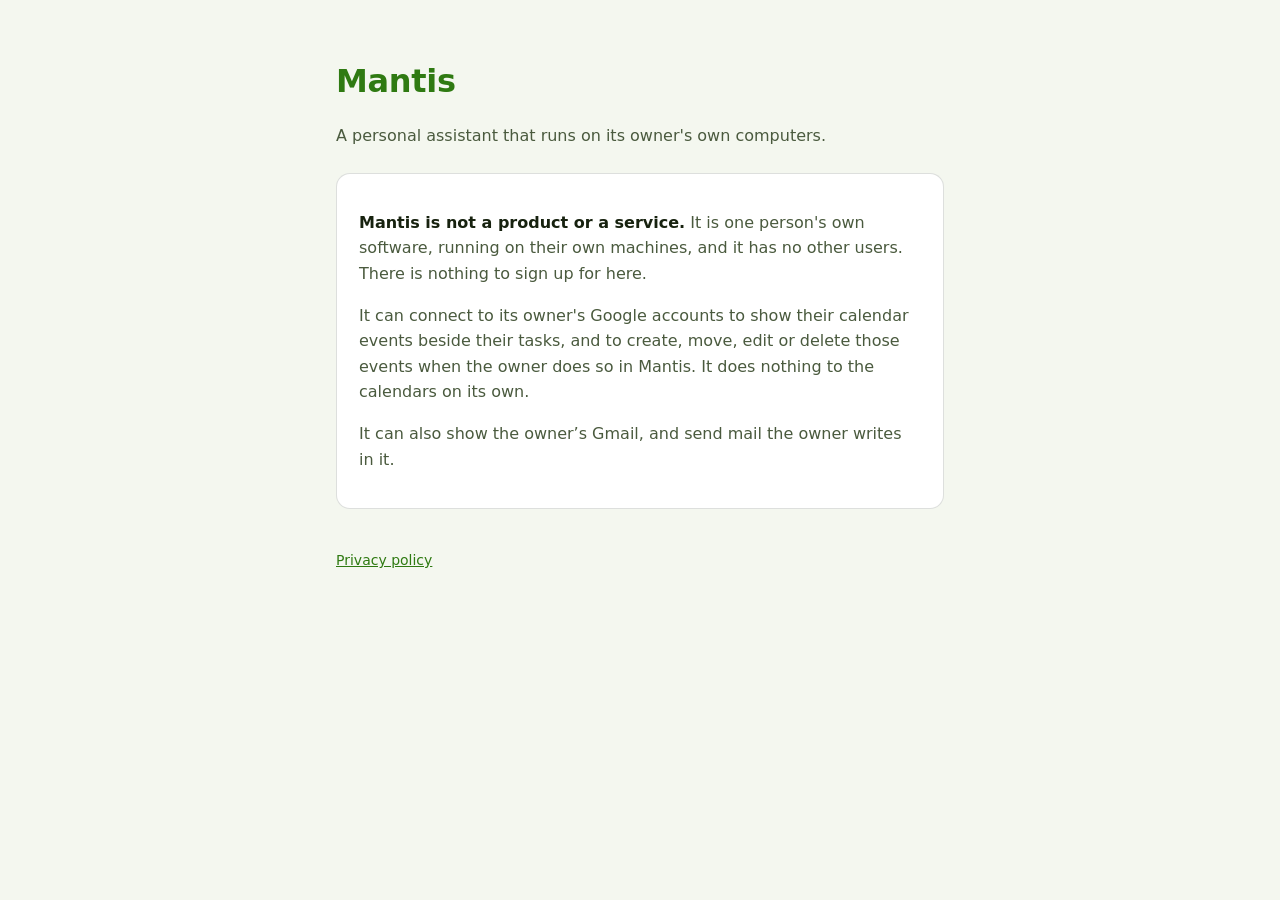
<file: index.html>
<!doctype html>
<html lang="en">
<head>
  <meta charset="utf-8">
  <meta name="viewport" content="width=device-width, initial-scale=1">
  <title>Mantis</title>
  <meta name="description" content="Mantis is a personal assistant that runs on its owner's own computers.">
  <link rel="stylesheet" href="style.css">
</head>
<body>
  <main>
    <h1><span>Mantis</span></h1>
    <p>A personal assistant that runs on its owner's own computers.</p>

    <div class="card">
      <p><strong>Mantis is not a product or a service.</strong> It is one person's
      own software, running on their own machines, and it has no other users.
      There is nothing to sign up for here.</p>
      <p>It can connect to its owner's Google accounts to show their calendar
      events beside their tasks, and to create, move, edit or delete those
      events when the owner does so in Mantis. It does nothing to the calendars
      on its own.</p>
      <p>It can also show the owner’s Gmail, and send mail the owner writes in it.</p>
    </div>

    <footer>
      <a href="privacy.html">Privacy policy</a>
    </footer>
  </main>
</body>
</html>
</file>
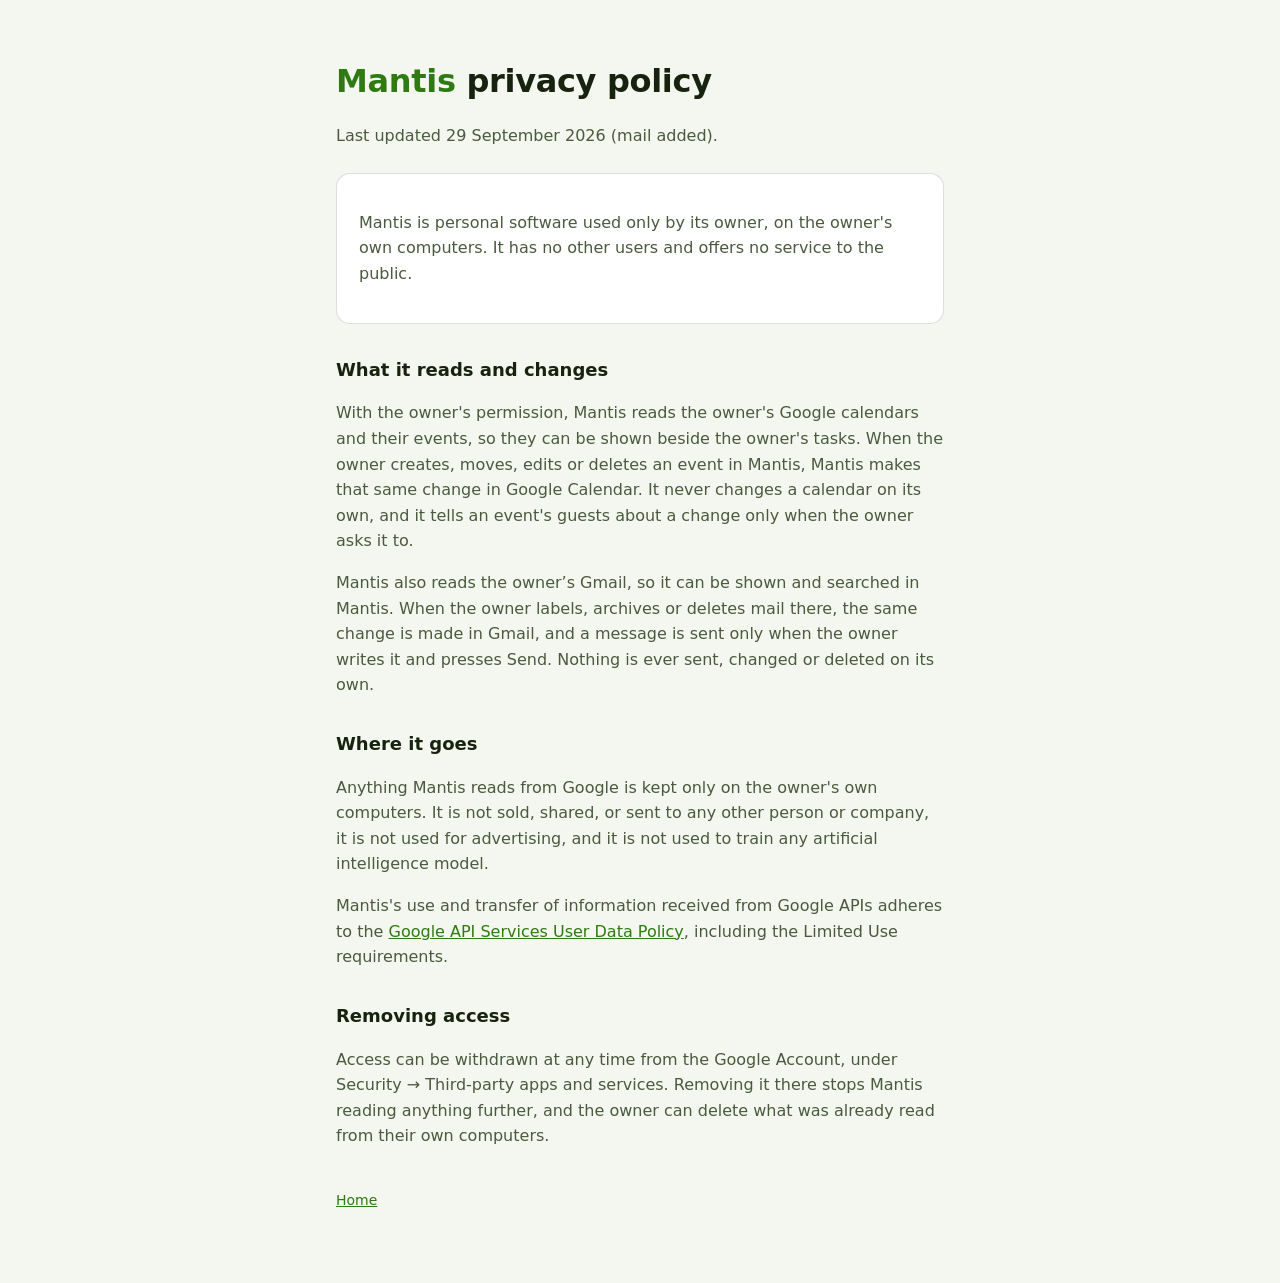
<file: privacy.html>
<!doctype html>
<html lang="en">
<head>
  <meta charset="utf-8">
  <meta name="viewport" content="width=device-width, initial-scale=1">
  <title>Mantis privacy policy</title>
  <link rel="stylesheet" href="style.css">
</head>
<body>
  <main>
    <h1><span>Mantis</span> privacy policy</h1>
    <p>Last updated 29 September 2026 (mail added).</p>

    <div class="card">
      <p>Mantis is personal software used only by its owner, on the owner's own
      computers. It has no other users and offers no service to the public.</p>
    </div>

    <h2>What it reads and changes</h2>
    <p>With the owner's permission, Mantis reads the owner's Google calendars and
    their events, so they can be shown beside the owner's tasks. When the owner
    creates, moves, edits or deletes an event in Mantis, Mantis makes that same
    change in Google Calendar. It never changes a calendar on its own, and it
    tells an event's guests about a change only when the owner asks it to.</p>
    <p>Mantis also reads the owner’s Gmail, so it can be shown and searched in Mantis.
    When the owner labels, archives or deletes mail there, the same change is made in
    Gmail, and a message is sent only when the owner writes it and presses Send.
    Nothing is ever sent, changed or deleted on its own.</p>

    <h2>Where it goes</h2>
    <p>Anything Mantis reads from Google is kept only on the owner's own
    computers. It is not sold, shared, or sent to any other person or company,
    it is not used for advertising, and it is not used to train any artificial
    intelligence model.</p>
    <p>Mantis's use and transfer of information received from Google APIs
    adheres to the
    <a href="https://developers.google.com/terms/api-services-user-data-policy">Google
    API Services User Data Policy</a>, including the Limited Use requirements.</p>

    <h2>Removing access</h2>
    <p>Access can be withdrawn at any time from the Google Account, under
    Security &rarr; Third-party apps and services. Removing it there stops
    Mantis reading anything further, and the owner can delete what was already
    read from their own computers.</p>

    <footer>
      <a href="index.html">Home</a>
    </footer>
  </main>
</body>
</html>
</file>
<file: style.css>
:root {
  --page: #142319;
  --card: #1b2e1f;
  --text: #e8f2e0;
  --muted: #b5c7aa;
  --her: #8eef2c;
  --line: rgba(226, 242, 214, .13);
}
@media (prefers-color-scheme: light) {
  :root {
    --page: #f4f7ef;
    --card: #ffffff;
    --text: #17220f;
    --muted: #4a5a3e;
    --her: #2f7a12;
    --line: rgba(20, 29, 14, .14);
  }
}
* { box-sizing: border-box; }
body {
  margin: 0; background: var(--page); color: var(--text);
  font: 16px/1.6 system-ui, -apple-system, "Segoe UI", sans-serif;
}
main {
  max-width: 640px; margin: 0 auto; padding: 56px 16px 72px;
}
h1 { margin: 0 0 4px; font-size: 32px; letter-spacing: -.01em; }
h1 span { color: var(--her); }
h2 { margin: 32px 0 8px; font-size: 18px; }
p, li { color: var(--muted); }
strong { color: var(--text); }
.card {
  margin-top: 24px; padding: 20px 22px;
  background: var(--card); border: 1px solid var(--line); border-radius: 14px;
}
a { color: var(--her); }
footer { margin-top: 40px; font-size: 14px; color: var(--muted); }
</file>
